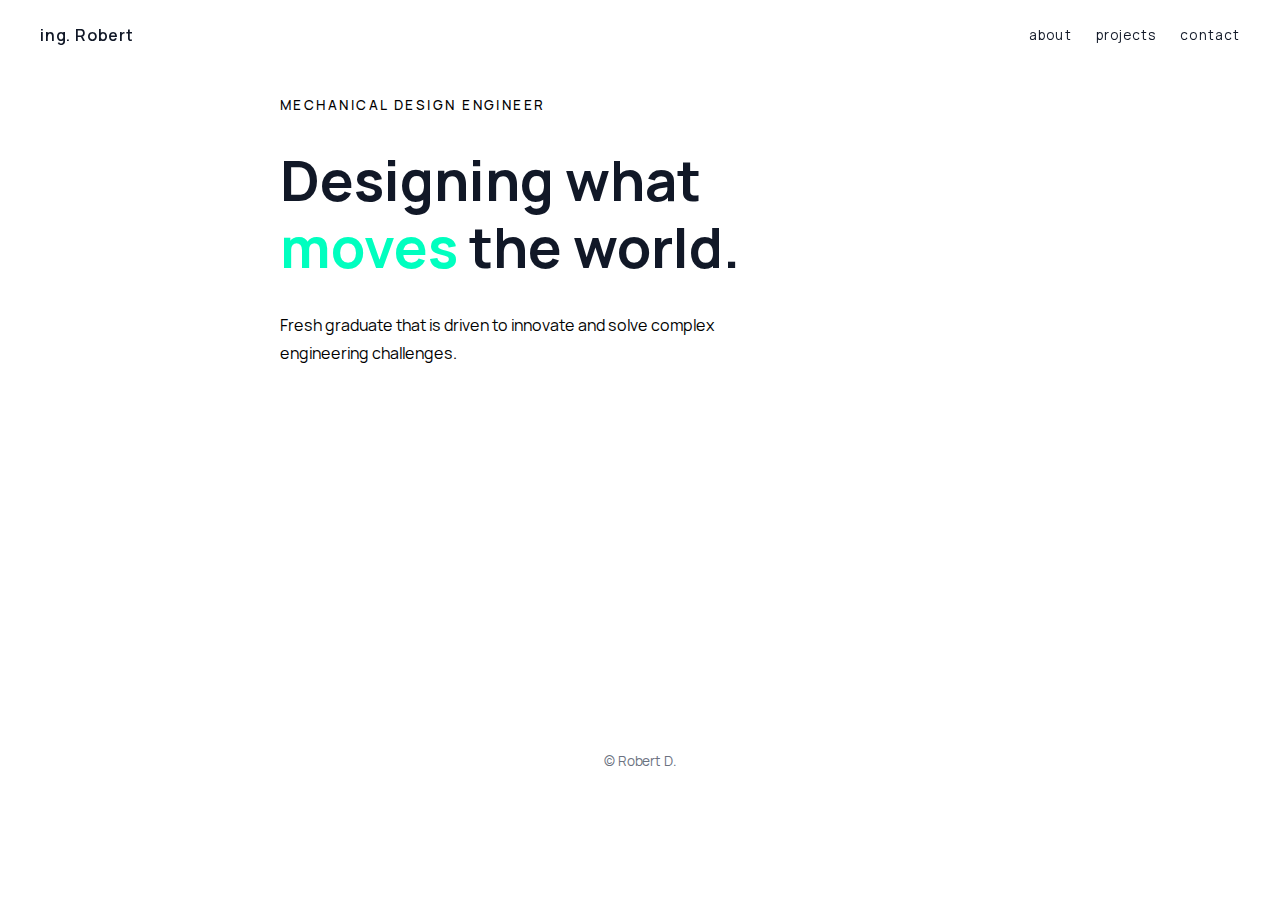
<file: index.html>
<!DOCTYPE html>
<html lang="en">
  <head>
    <meta charset="utf-8" />
    <meta name="viewport" content="width=device-width, initial-scale=1" />
    <title>myPortfolio</title>
    <link rel="stylesheet" href="style.css" />
  </head>

  <body>

    <header class="site-header">
      <div class="header-content">
        <div class="logo">ing. Robert</div>
        <nav class="header-nav">
          <a href="index.html">ABOUT</a>
          <a href="projects.html">PROJECTS</a>
          <a href="contact.html">CONTACT</a>
        </nav>
      </div>
    </header>
    
      <main>
        <section class="hero">
          <div class="container">
            <p class="eyebrow">MECHANICAL DESIGN ENGINEER</p>
            <h1>Designing what<br><span class="accent-text">moves</span> the world.</h1>
            <p class="subtitle">Fresh graduate that is driven to innovate and solve complex engineering challenges.</p>
          </div>
        </section>
      </main>
    
    <footer class="site-footer">
      <p>&copy; Robert D.</p>
    </footer>

  </body>
</html>
</file>
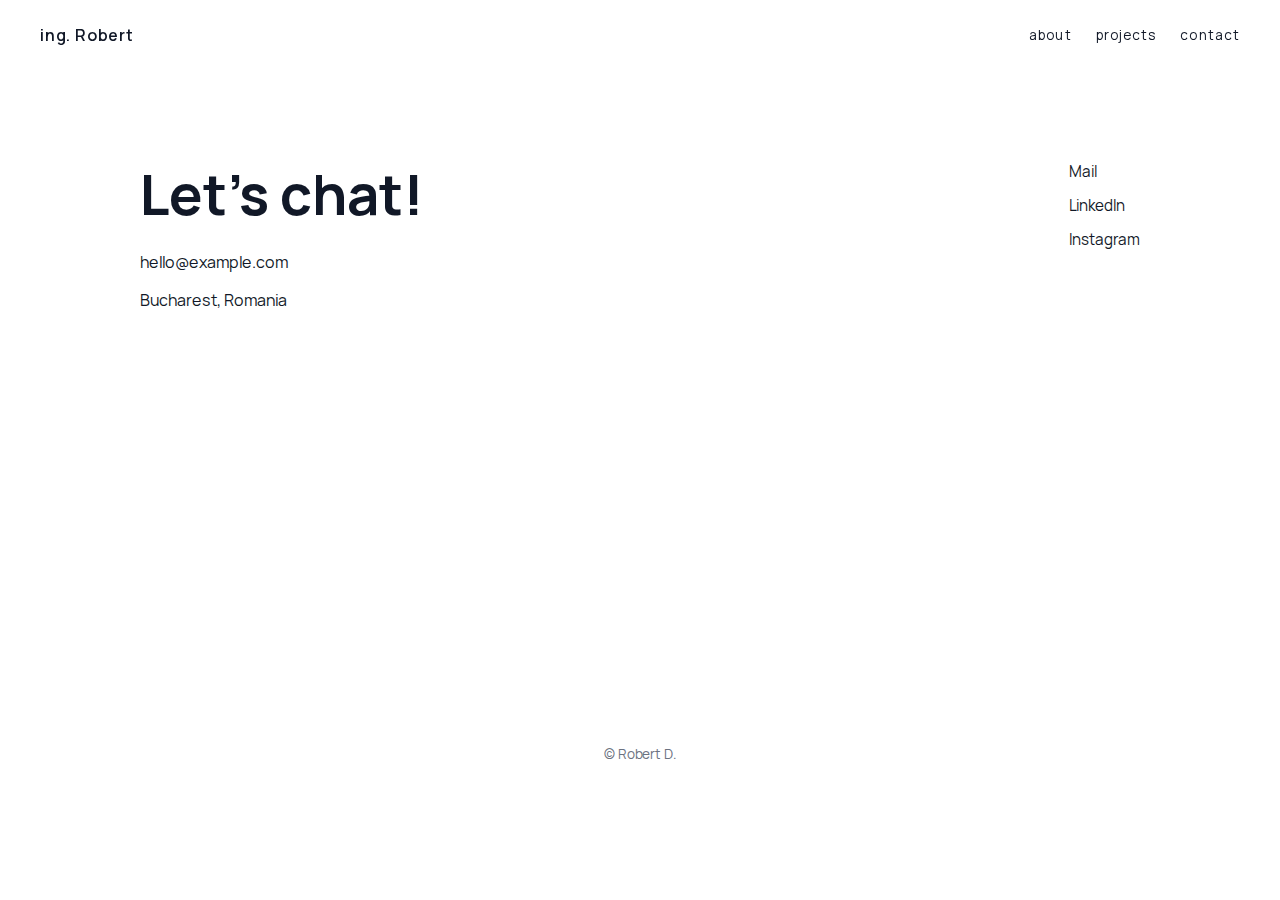
<file: contact.html>
<!DOCTYPE html>
<html lang="en">
  <head>
    <meta charset="utf-8" />
    <meta name="viewport" content="width=device-width, initial-scale=1" />
    <title>myContact</title>
    <link rel="stylesheet" href="style.css" />
  </head>

  <body>

    <header class="site-header">
      <div class="header-content">
        <div class="logo">ing. Robert</div>
        <nav class="header-nav">
          <a href="index.html">ABOUT</a>
          <a href="projects.html">PROJECTS</a>
          <a href="contact.html">CONTACT</a>
        </nav>
      </div>
    </header>

    <main>
      <section class="contact-footer">
        <div class="footer-content">
          <div class="footer-left">
            <h1>Let's chat!</h1>
            <p>hello@example.com</p>
            <p>Bucharest, Romania</p>
          </div>
          <div class="footer-right">
            <ul class="footer-links">
              <li><a href="mailto:hello@example.com">Mail</a></li>
              <li><a href="#" target="_blank">LinkedIn</a></li>
              <li><a href="https://www.instagram.com/" target="_blank">Instagram</a></li>
            </ul>
          </div>
        </div>
      </section>
    </main>

    <footer class="site-footer">
      <p>&copy; Robert D.</p>
    </footer>

  </body>
</html>
</file>
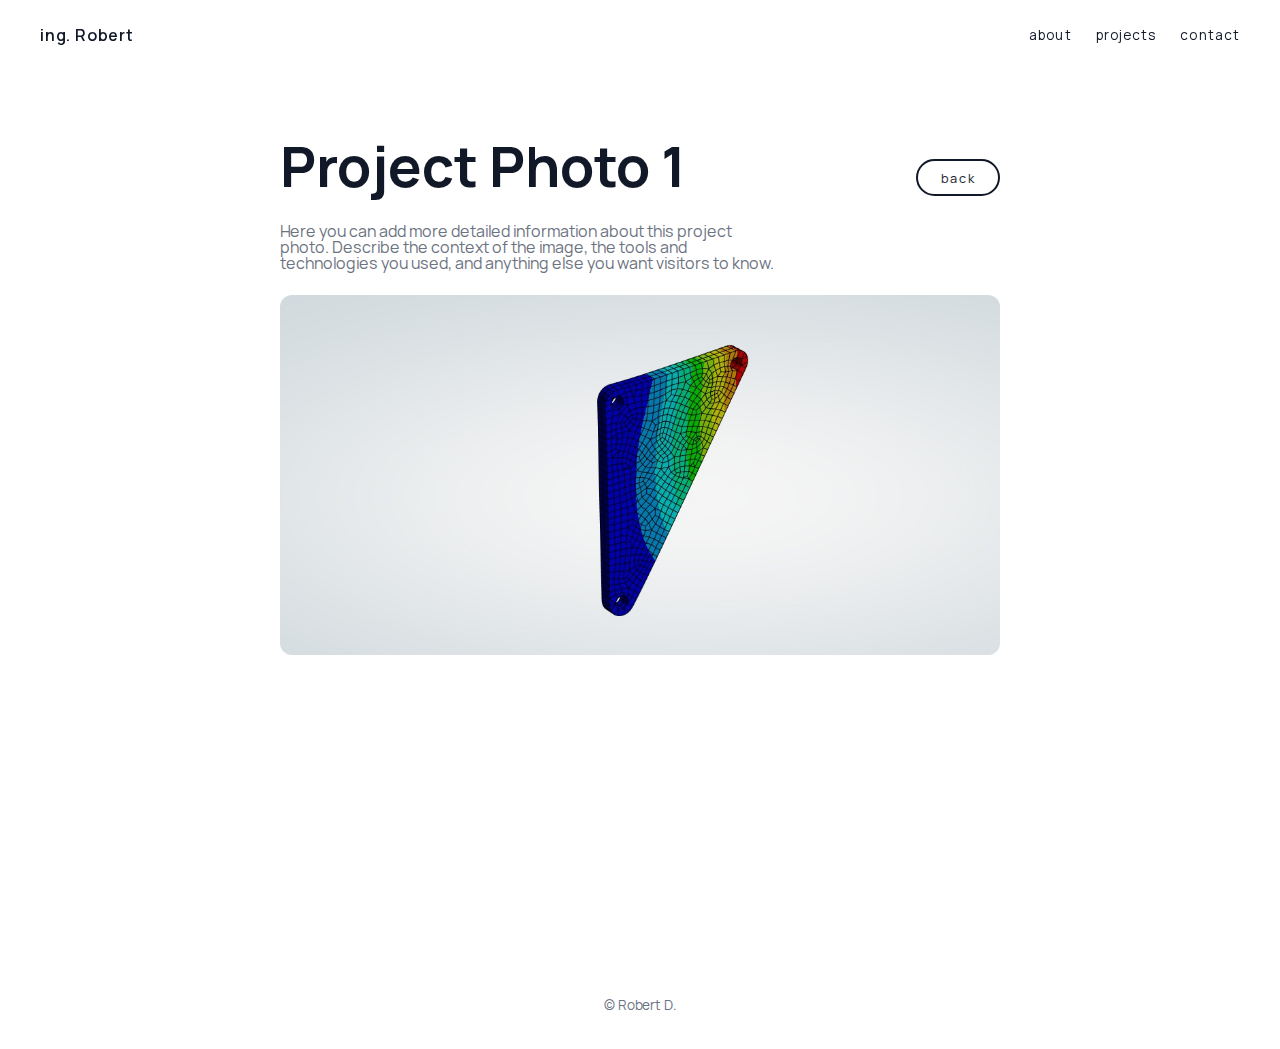
<file: photo1-details.html>
<!DOCTYPE html>
<html lang="en">
  <head>
    <meta charset="utf-8" />
    <meta name="viewport" content="width=device-width, initial-scale=1" />
    <title>Project Photo 1 Details</title>
    <link rel="stylesheet" href="style.css" />
  </head>

  <body>
    <header class="site-header">
      <div class="header-content">
        <div class="logo">ing. Robert</div>
        <nav class="header-nav">
          <a href="index.html">ABOUT</a>
          <a href="projects.html">PROJECTS</a>
          <a href="contact.html">CONTACT</a>
        </nav>
      </div>
    </header>

    <main>
      <section class="section">
        <div class="container">
          <div class="detail-header">
            <h1>Project Photo 1</h1>
            <a class="back-button" href="projects.html">Back</a>
          </div>
          <p class="subtitle">
            Here you can add more detailed information about this project photo.
            Describe the context of the image, the tools and technologies you
            used, and anything else you want visitors to know.
          </p>
          <div class="photo-gallery">
            <div class="box">
              <img src="photos/photo1.jpg" alt="Project photo 1" />
            </div>
          </div>
        </div>
      </section>
    </main>

    <footer class="site-footer">
      <p>&copy; Robert D.</p>
    </footer>
  </body>
</html>
</file>
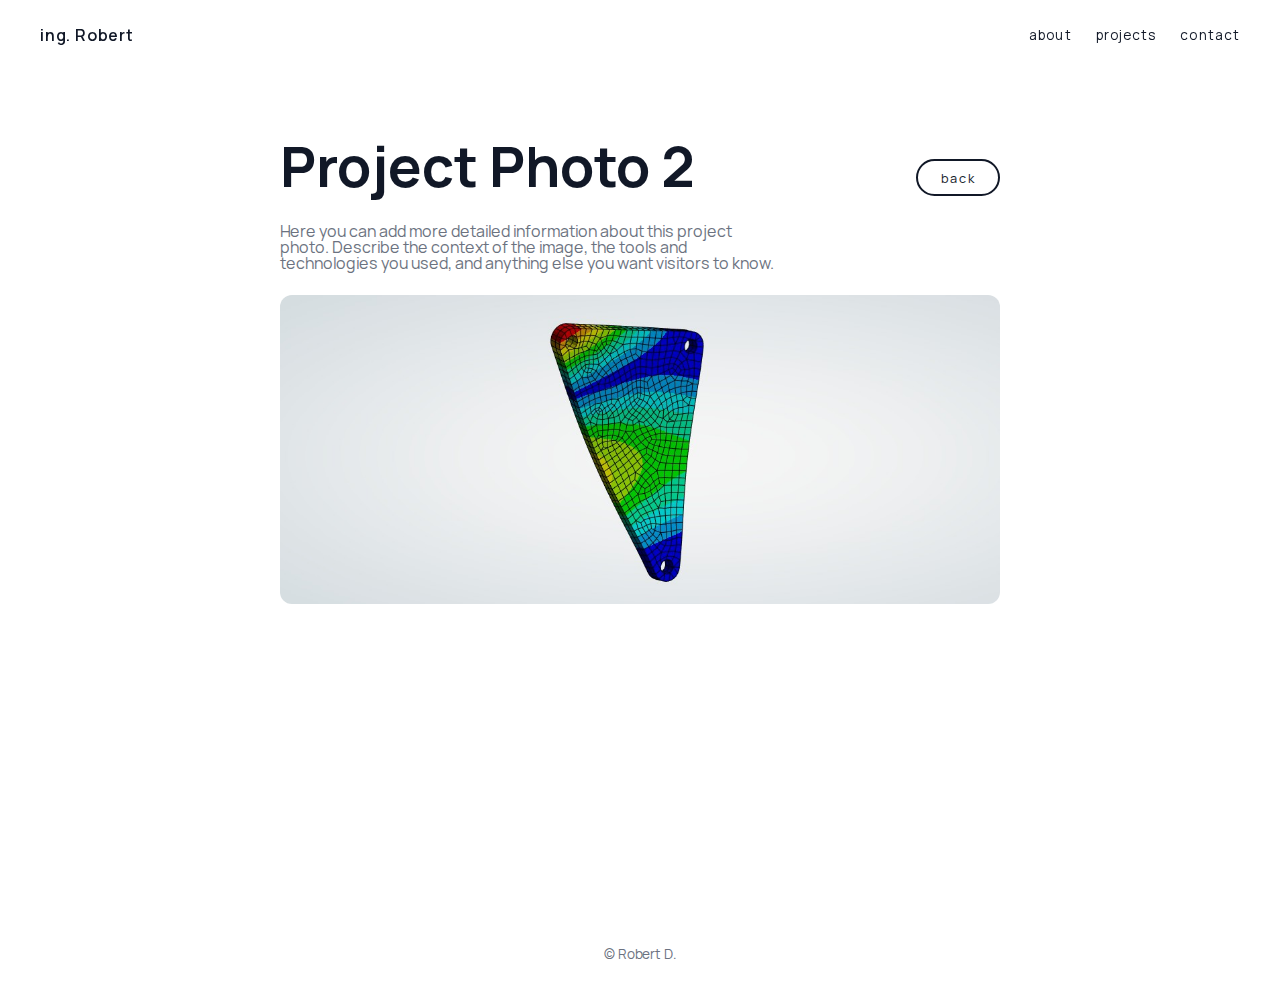
<file: photo2-details.html>
<!DOCTYPE html>
<html lang="en">
  <head>
    <meta charset="utf-8" />
    <meta name="viewport" content="width=device-width, initial-scale=1" />
    <title>Project Photo 1 Details</title>
    <link rel="stylesheet" href="style.css" />
  </head>

  <body>
    <header class="site-header">
      <div class="header-content">
        <div class="logo">ing. Robert</div>
        <nav class="header-nav">
          <a href="index.html">ABOUT</a>
          <a href="projects.html">PROJECTS</a>
          <a href="contact.html">CONTACT</a>
        </nav>
      </div>
    </header>

    <main>
      <section class="section">
        <div class="container">
          <div class="detail-header">
            <h1>Project Photo 2</h1>
            <a class="back-button" href="projects.html">Back</a>
          </div>
          <p class="subtitle">
            Here you can add more detailed information about this project photo.
            Describe the context of the image, the tools and technologies you
            used, and anything else you want visitors to know.
          </p>
          <div class="photo-gallery">
            <div class="box">
              <img src="photos/photo2.jpg" alt="Project photo 2" />
            </div>
          </div>
        </div>
      </section>
    </main>

    <footer class="site-footer">
      <p>&copy; Robert D.</p>
    </footer>
  </body>
</html>
</file>
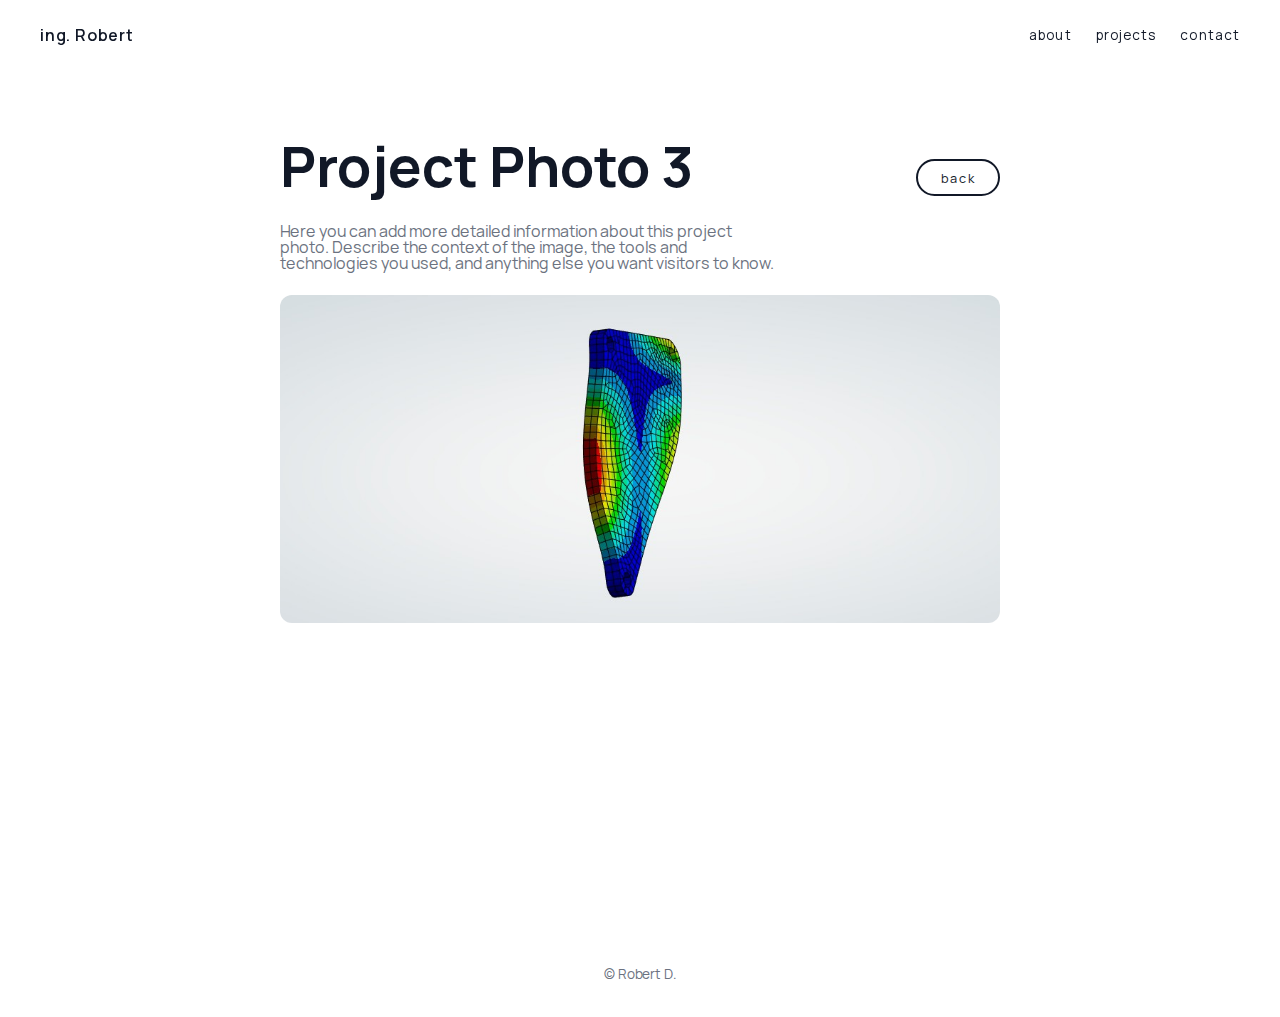
<file: photo3-details.html>
<!DOCTYPE html>
<html lang="en">
  <head>
    <meta charset="utf-8" />
    <meta name="viewport" content="width=device-width, initial-scale=1" />
    <title>Project Photo 1 Details</title>
    <link rel="stylesheet" href="style.css" />
  </head>

  <body>
    <header class="site-header">
      <div class="header-content">
        <div class="logo">ing. Robert</div>
        <nav class="header-nav">
          <a href="index.html">ABOUT</a>
          <a href="projects.html">PROJECTS</a>
          <a href="contact.html">CONTACT</a>
        </nav>
      </div>
    </header>

    <main>
      <section class="section">
        <div class="container">
          <div class="detail-header">
            <h1>Project Photo 3</h1>
            <a class="back-button" href="projects.html">Back</a>
          </div>
          <p class="subtitle">
            Here you can add more detailed information about this project photo.
            Describe the context of the image, the tools and technologies you
            used, and anything else you want visitors to know.
          </p>
          <div class="photo-gallery">
            <div class="box">
              <img src="photos/photo3.jpg" alt="Project photo 3" />
            </div>
          </div>
        </div>
      </section>
    </main>

    <footer class="site-footer">
      <p>&copy; Robert D.</p>
    </footer>
  </body>
</html>
</file>
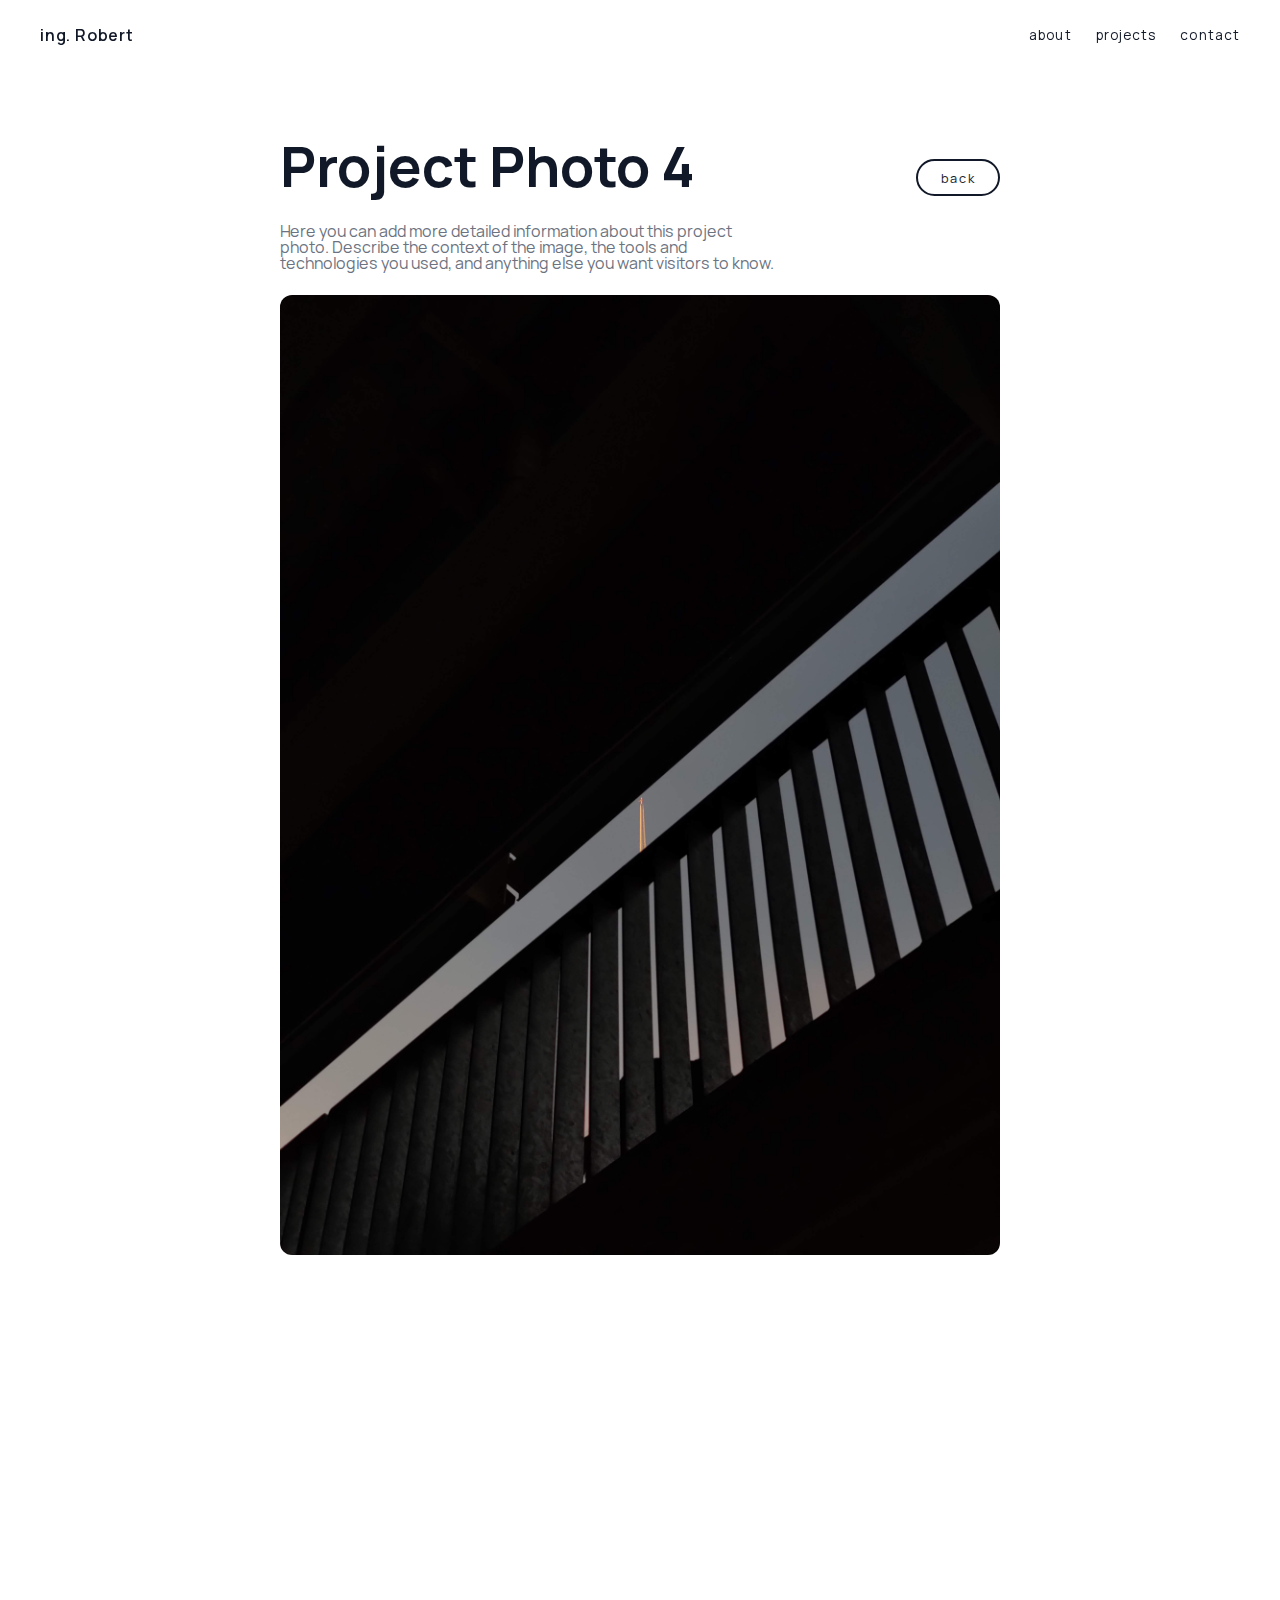
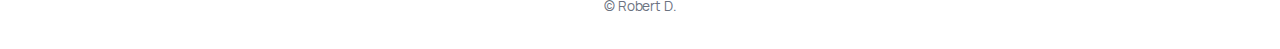
<file: photo4-details.html>
<!DOCTYPE html>
<html lang="en">
  <head>
    <meta charset="utf-8" />
    <meta name="viewport" content="width=device-width, initial-scale=1" />
    <title>Project Photo 1 Details</title>
    <link rel="stylesheet" href="style.css" />
  </head>

  <body>
    <header class="site-header">
      <div class="header-content">
        <div class="logo">ing. Robert</div>
        <nav class="header-nav">
          <a href="index.html">ABOUT</a>
          <a href="projects.html">PROJECTS</a>
          <a href="contact.html">CONTACT</a>
        </nav>
      </div>
    </header>

    <main>
      <section class="section">
        <div class="container">
          <div class="detail-header">
            <h1>Project Photo 4</h1>
            <a class="back-button" href="projects.html">Back</a>
          </div>
          <p class="subtitle">
            Here you can add more detailed information about this project photo.
            Describe the context of the image, the tools and technologies you
            used, and anything else you want visitors to know.
          </p>
          <div class="photo-gallery">
            <div class="box">
              <img src="photos/photo4.jpg" alt="Project photo 4" />
            </div>
          </div>
        </div>
      </section>
    </main>

    <footer class="site-footer">
      <p>&copy; Robert D.</p>
    </footer>
  </body>
</html>
</file>
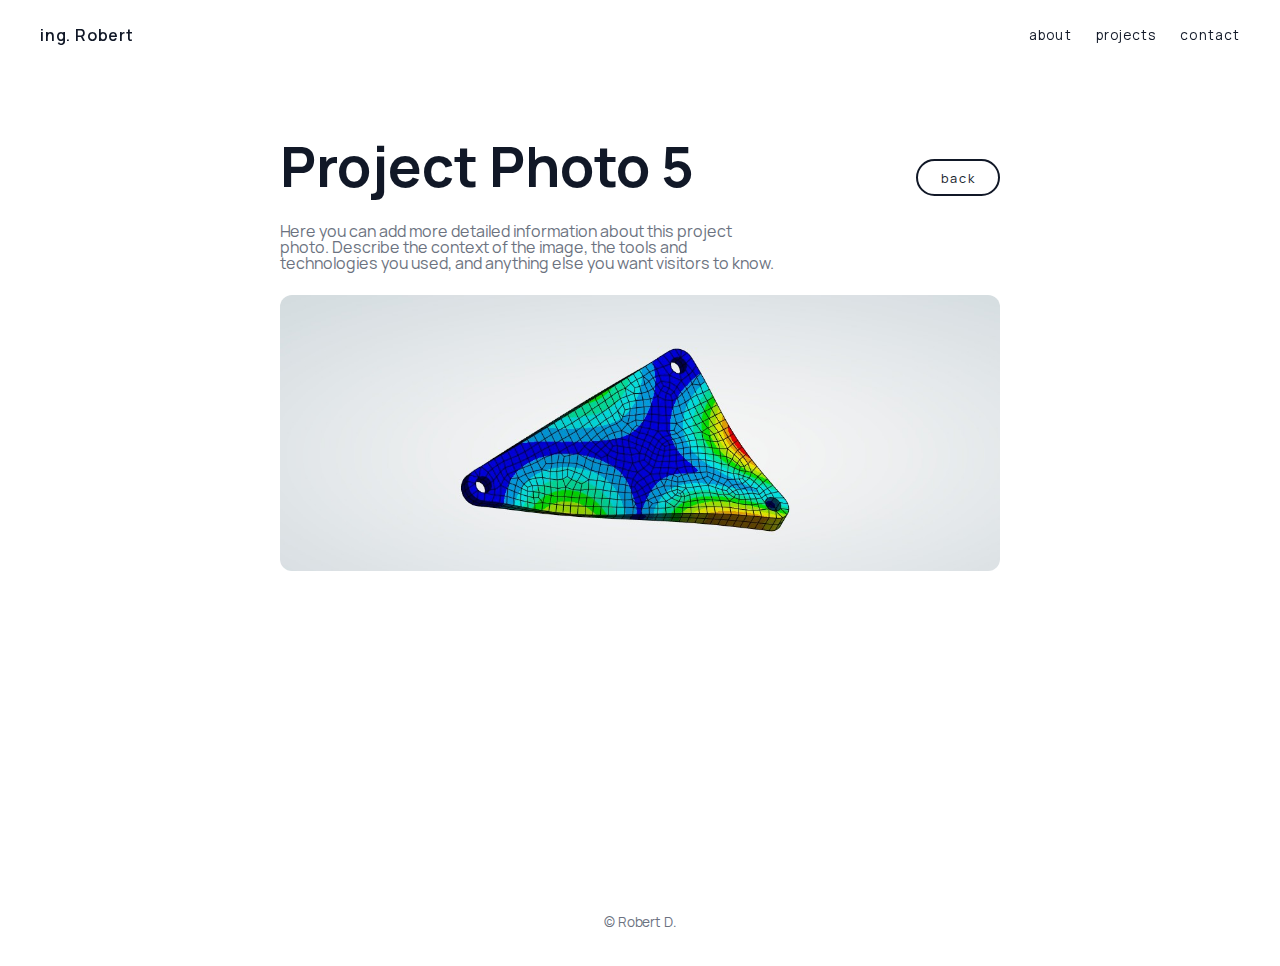
<file: photo5-details.html>
<!DOCTYPE html>
<html lang="en">
  <head>
    <meta charset="utf-8" />
    <meta name="viewport" content="width=device-width, initial-scale=1" />
    <title>Project Photo 1 Details</title>
    <link rel="stylesheet" href="style.css" />
  </head>

  <body>
    <header class="site-header">
      <div class="header-content">
        <div class="logo">ing. Robert</div>
        <nav class="header-nav">
          <a href="index.html">ABOUT</a>
          <a href="projects.html">PROJECTS</a>
          <a href="contact.html">CONTACT</a>
        </nav>
      </div>
    </header>

    <main>
      <section class="section">
        <div class="container">
          <div class="detail-header">
            <h1>Project Photo 5</h1>
            <a class="back-button" href="projects.html">Back</a>
          </div>
          <p class="subtitle">
            Here you can add more detailed information about this project photo.
            Describe the context of the image, the tools and technologies you
            used, and anything else you want visitors to know.
          </p>
          <div class="photo-gallery">
            <div class="box">
              <img src="photos/photo5.jpg" alt="Project photo 5" />
            </div>
          </div>
        </div>
      </section>
    </main>

    <footer class="site-footer">
      <p>&copy; Robert D.</p>
    </footer>
  </body>
</html>
</file>
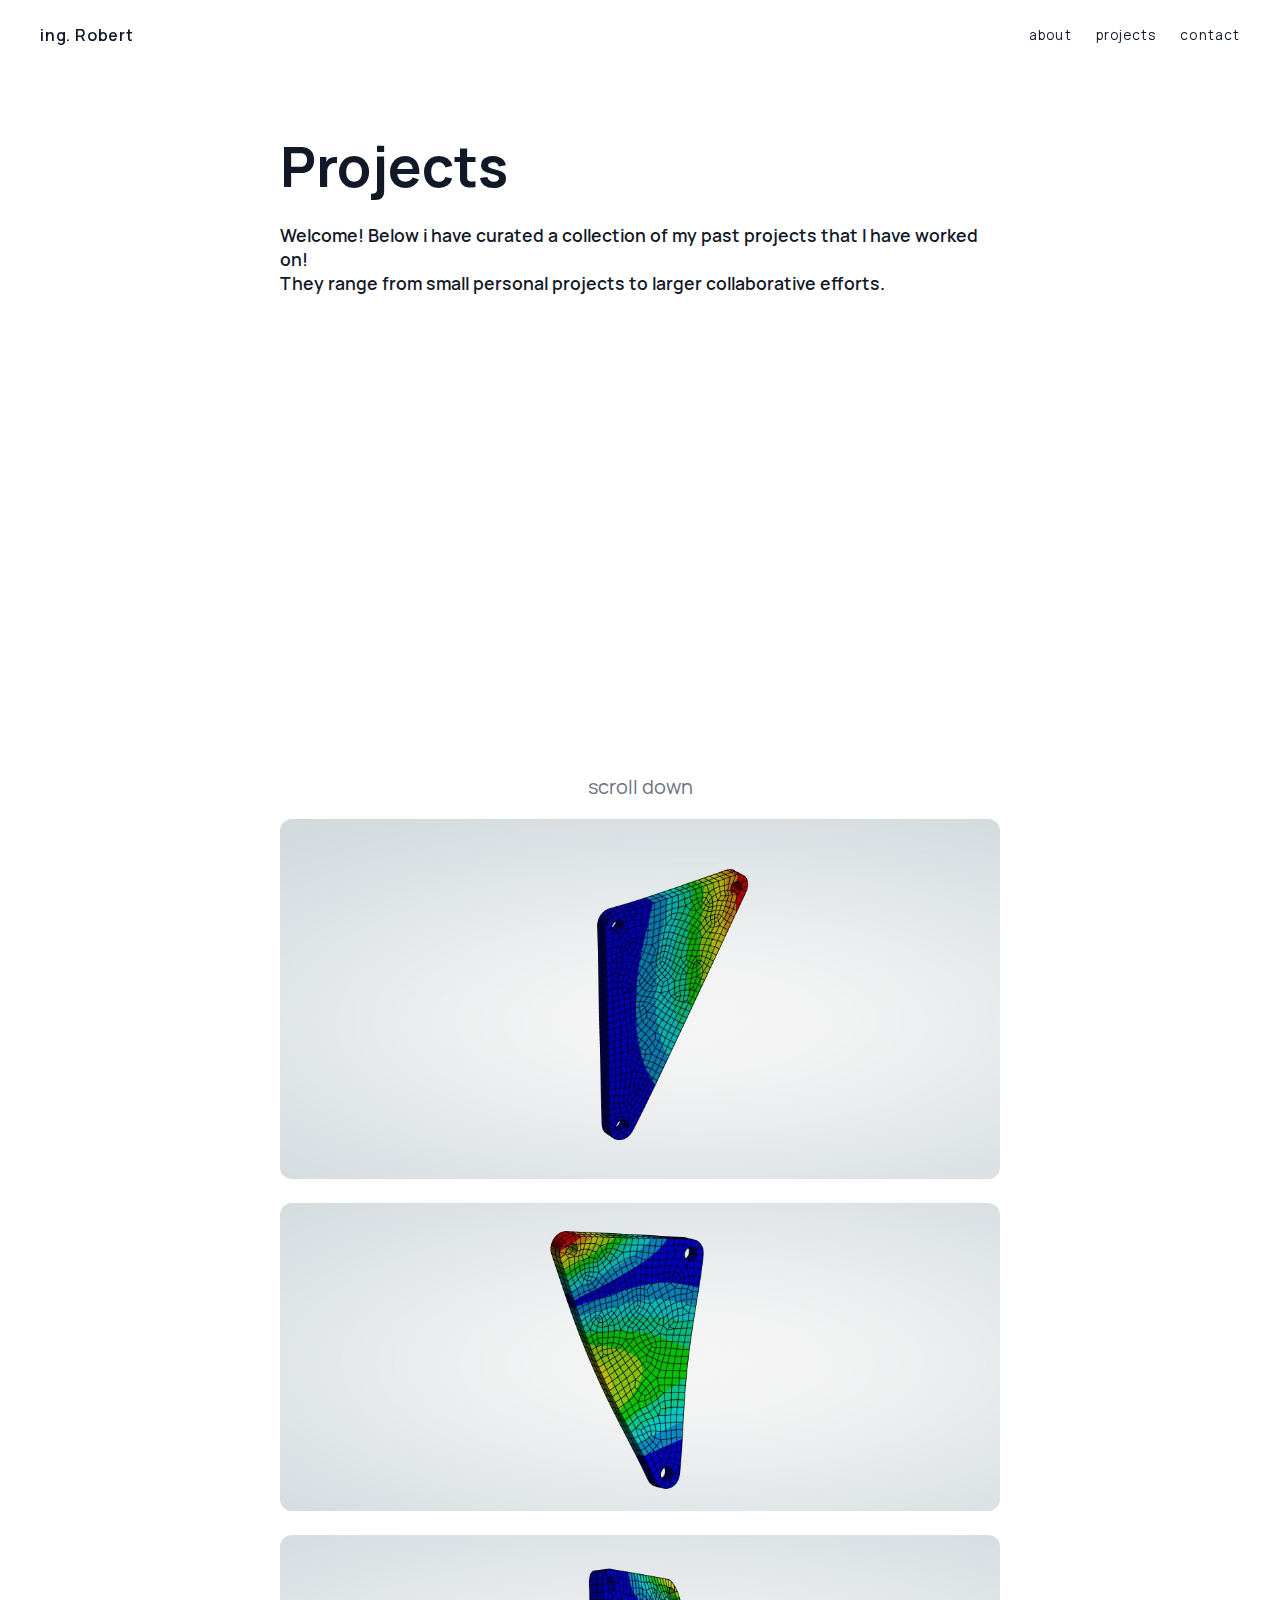
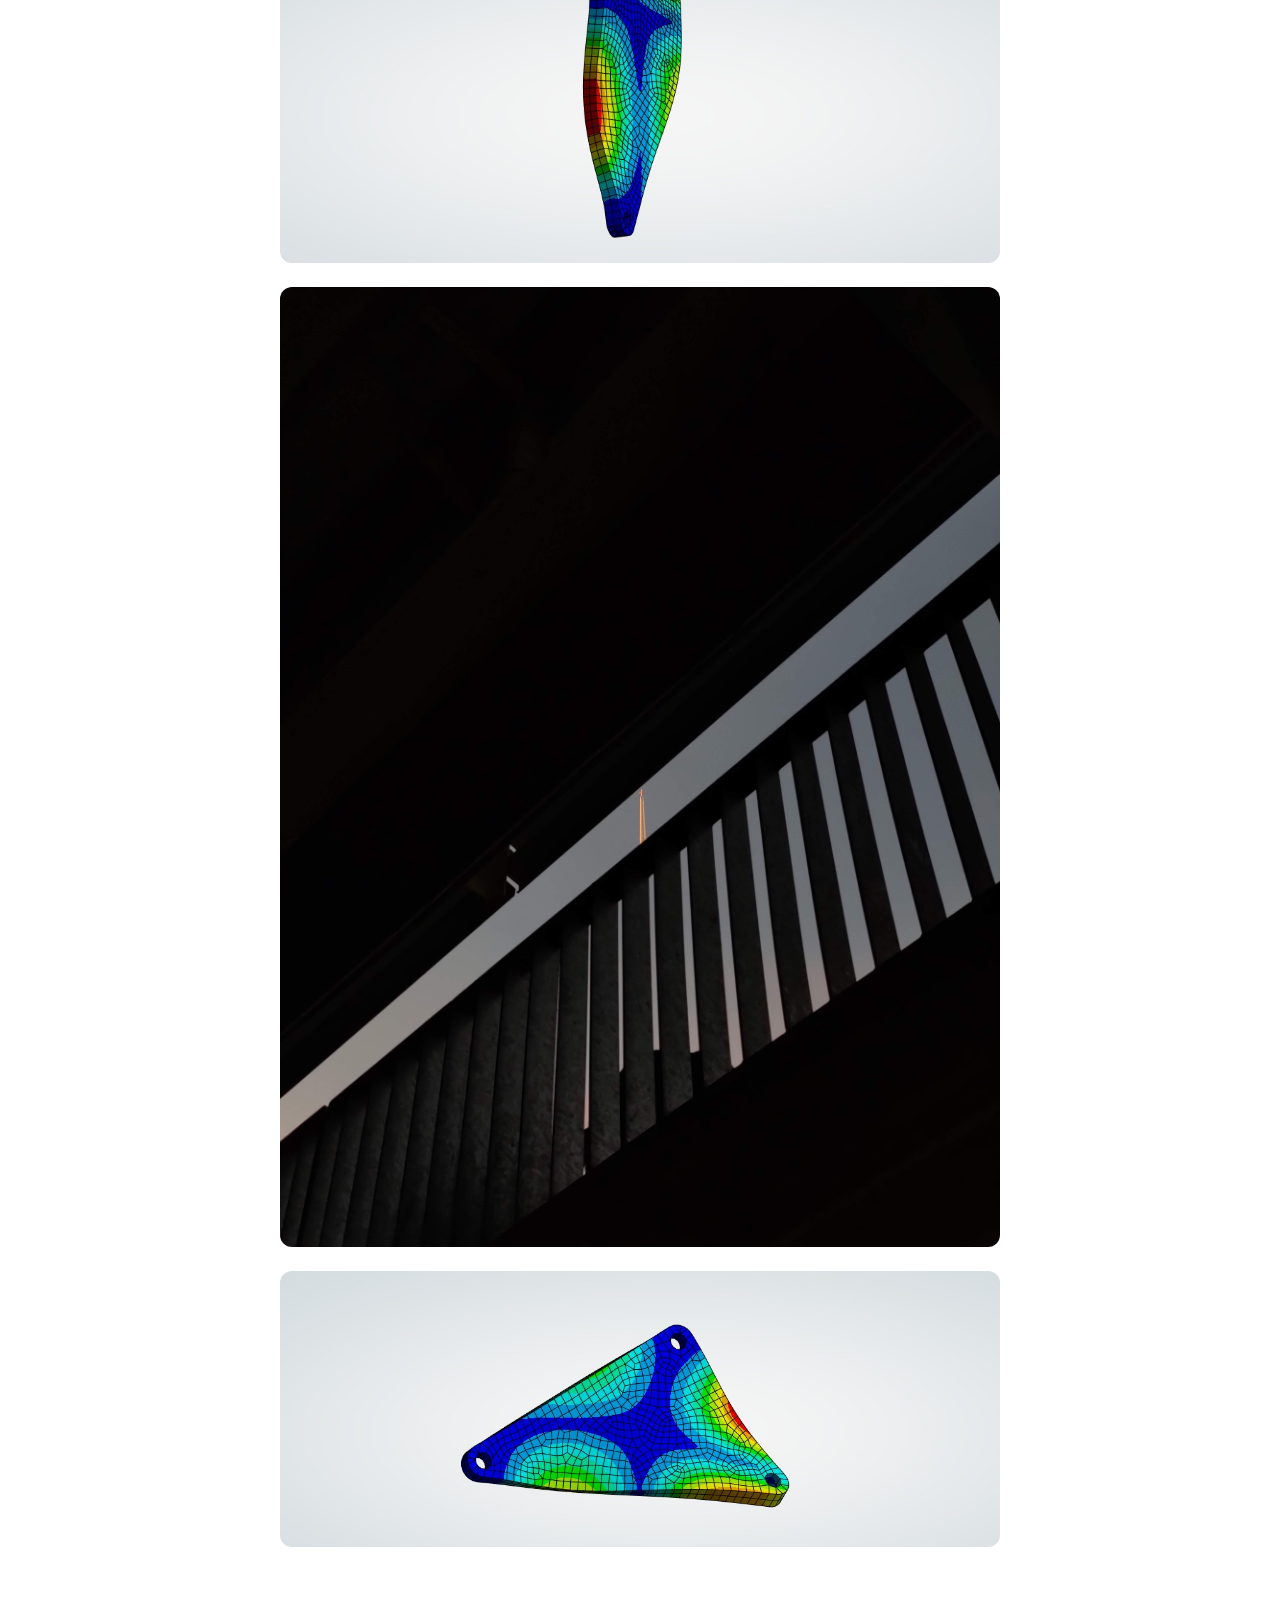
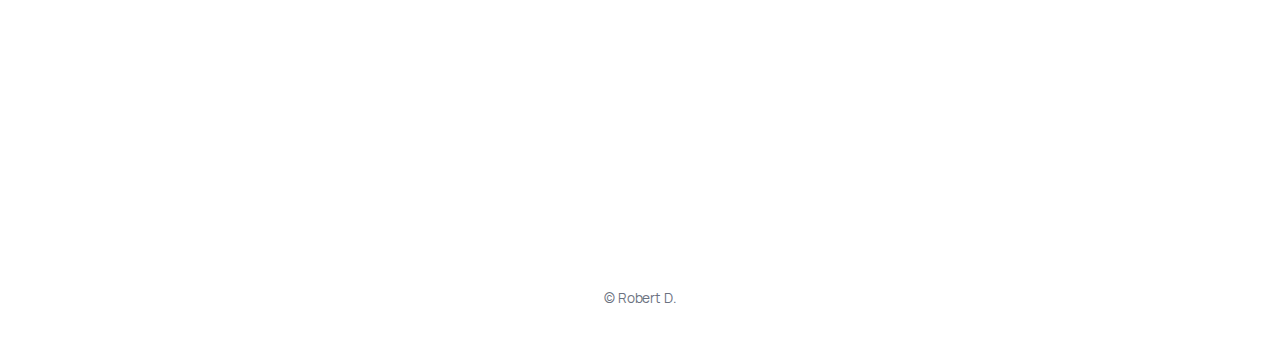
<file: projects.html>
<!DOCTYPE html>
<html lang="en">
  <head>
    <meta charset="utf-8" />
    <meta name="viewport" content="width=device-width, initial-scale=1" />
    <title>myProjects</title>
    <link rel="stylesheet" href="style.css" />
  </head>

  <body>

    <header class="site-header">
      <div class="header-content">
        <div class="logo">ing. Robert</div>
        <nav class="header-nav">
          <a href="index.html">ABOUT</a>
          <a href="projects.html">PROJECTS</a>
          <a href="contact.html">CONTACT</a>
        </nav>
      </div>
    </header>

    <main>
      <section class="section">
        <div class="container">
          <h1>Projects</h1>
          <h2>Welcome! Below i have curated a collection of my past projects that I have worked on!<br>They range from small personal projects to larger collaborative efforts.</h2>
        </div>
      </section>

      <section class="space"></section>


      <section id="projects" class="section">
        <div class="container">
          <p class="center">scroll down</p>
          <div class="photo-gallery">

            <div class="box">
              <a href="photo1-details.html">
                <img src="photos/photo1.jpg" alt="Project photo 1" />
                <div class="box-overlay">Learn more</div>
              </a>
            </div>

            <div class="box">
              <a href="photo1-details.html">
                <img src="photos/photo2.jpg" alt="Project photo 2" />
                <div class="box-overlay">Learn more</div>
              </a>
            </div>

            <div class="box">
              <a href="photo1-details.html">
                <img src="photos/photo3.jpg" alt="Project photo 3" />
                <div class="box-overlay">Learn more</div>
              </a>
            </div>

            <div class="box">
              <a href="photo1-details.html">
                <img src="photos/photo4.jpg" alt="Project photo 4" />
                <div class="box-overlay">Learn more</div>
              </a>
            </div>

            <div class="box">
              <a href="photo1-details.html">
                <img src="photos/photo5.jpg" alt="Project photo 5" />
                <div class="box-overlay">Learn more</div>
              </a>
            </div>

          </div>
        </div>
      </section>

    </main>

    <footer class="site-footer">
      <p>&copy; Robert D.</p>
    </footer>

    <script>
      // Check if the browser supports the native CSS animation
      if (!CSS.supports("animation-timeline: view()")) {
        
        // Select all elements with the class 'box'
        const boxes = document.querySelectorAll('.box');
    
        // Create an observer that watches for when elements enter the screen
        const observer = new IntersectionObserver((entries) => {
          entries.forEach(entry => {
            // If the element is visible on screen...
            if (entry.isIntersecting) {
              // Add the class that triggers the CSS transition
              entry.target.classList.add('in-view');
              
              // Optional: Stop watching this element after it appears once
              observer.unobserve(entry.target); 
            }
          });
        }, {
          threshold: 0.2 // Trigger when 20% of the image is visible
        });
    
        // Start watching each box
        boxes.forEach(box => observer.observe(box));
      }
    </script>

  </body>
</html>
</file>
<file: style.css>
/* font */
@font-face {
  font-family: 'Manrope';
  src: url('Manrope-Variable.ttf') format('truetype');
}

/* colors */
:root {
  --bg: rgb(247 247 247);
  --text: #111827;
  --muted: #6b7280;
  --border-subtle: #e5e7eb;
  --accent: #000000;
  --accent2: #ffffff;
  --hover: black;
}

/* global box-sizing */
*,
*::before,
*::after {
  box-sizing: border-box;
}

/* global styles */
body {
  margin: 0;
  min-height: auto;
  font-family: 'Manrope', sans-serif;
  color: var(--text);
  
  background-attachment: fixed;
  background-size: fill;
  background-position: center;
  background-repeat: no-repeat;
}

/* container properties */
.container {
  width: min(720px, 100% - 2rem);
  margin: 0 auto;
}

/* main content spacing */
main {
  padding-bottom: 17rem;
  padding-top: 6rem;
}

/*top bar properties */
.site-header {
  position: fixed;
  top: 0;
  left: 0;
  right: 0;
  backdrop-filter: blur(10px);
  background-color: transparent;
  z-index: 1000;
  padding: 1.5rem 2rem;
  border-bottom: 1px solid rgba(229, 231, 235, 0);
}

/* top bar content properties */
.header-content {
  display: flex;
  align-items: center;
  justify-content: space-between;
  max-width: 1200px;
  margin: 0 auto;
}

/* main h1 properties */
h1 {
  font-size: 3.5rem;
  font-weight: 700;
  line-height: 1.2;
  margin: 0 0 1.5rem;
  color: var(--text);
}

/* detail page header row */
.detail-header {
  display: flex;
  align-items: center;
  justify-content: space-between;
  gap: 1.5rem;
}

.back-button {
  display: inline-flex;
  align-items: center;
  justify-content: center;
  padding: 0.45rem 1.4rem;
  border-radius: 999px;
  border: 2px solid #111827;
  background-color: #ffffff;
  color: #111827;
  font-size: 0.8rem;
  letter-spacing: 0.08em;
  text-transform: lowercase;
  text-decoration: none;
  white-space: nowrap;
  transition: background-color 0.2s ease, color 0.2s ease, transform 0.15s ease;
}

.back-button:hover {
  background-color: #111827;
  color: #ffffff;
  transform: translateY(-1px);
}

/* photo gallery */
.photo-gallery {
  display: flex;
  flex-direction: column;
  gap: 1.5rem;
  margin-top: 1.5rem;
}

/* project image container */
.box {
  position: relative;
  overflow: hidden;
  border-radius: 0.75rem;
}

/* scroll-linked animation where supported */
@supports (animation-timeline: view()) {
  .box {
    animation: fadeUp linear;
    animation-timeline: view();
    animation-range: entry 0% cover 40%;
  }
}

.box img {
  width: 100%;
  height: auto;
  object-fit: cover;
  display: block;
  transition: filter 0.3s ease, transform 0.3s ease;
}

#projects .box:hover img {
  filter: blur(4px);
  transform: scale(1.03);
}

.box-overlay {
  position: absolute;
  top: 50%;
  left: 50%;
  transform: translate(-50%, -40%);
  padding: 0.6rem 1.1rem;
  background-color: #ffffff;
  color: #111827;
  border-radius: 999px;
  font-size: 0.8rem;
  letter-spacing: 0.08em;
  text-transform: uppercase;
  opacity: 0;
  transition: opacity 0.25s ease, transform 0.25s ease;
  pointer-events: none;
}

#projects .box:hover .box-overlay {
  opacity: 1;
  transform: translate(-50%, -50%);
}
@keyframes fadeUp {
  from {
    opacity: 0;
    transform: translateY(50px) scale(0.1);
  }
  to {
    opacity: 1;
    transform: translateY(0) scale(1);
  }
}

/* footers */
.contact-footer {
  padding: 4rem 2rem;
  margin-bottom: 3rem;
  margin-top: auto;
}
.footer-content {
  max-width: 1000px;
  margin: 0 auto;
  display: flex;
  justify-content: space-between;
  align-items: flex-start;
  gap: 2rem;
}
.footer-links {
  list-style: none;
  padding: 0;
  margin: 0;
  display: flex;
  flex-direction: column;
  gap: 0.75rem;
}
.footer-links a {
  text-decoration: none;
  color: var(--text);
  font-size: 0.95rem;
  transition: opacity 0.3s ease;
}
.footer-links a:hover {
  opacity: 0.3;
}

/* credit bottom page */
.site-footer {
  padding: 20px 0;
  text-align: center;
  font-size: 0.85rem;
  color: var(--muted);
  margin-bottom: 1px;
}

/* text deasupra la titlu */
.eyebrow {
  text-transform: uppercase;
  letter-spacing: 0.18em;
  font-size: 0.85rem;
  color: #000000;
  margin: 0 0 2rem;
  font-weight: 500;
}

/* space between sections */
.space {
  height: 400px;
}

/* center something */
.center {
  text-align: center;
  font-size: 20px;
}

/* nav bar ing. Robert */
.logo {
  font-size: 1rem;
  font-weight: 600;
  letter-spacing: 0.05em;
  color: var(--text);
}
/* nav bar about projects contact */
.header-nav {
  display: flex;
  gap: 1.5rem;
}
/* nav bar text edit */
.header-nav a {
  text-decoration: none;
  color: var(--text);
  font-size: 0.85rem;
  letter-spacing: 0.08em;
  text-transform: lowercase;
  transition: opacity 0.3s ease;
}
/* nav bar text edit hover */
.header-nav a:hover {
  opacity: 0.6;
}

/* project section for h2 title */
.section h2 {
  font-size: 1.1rem;
  font-weight: 600;
  margin: 0 0 0.75rem;
}
/* scroll down p text */
.section p {
  margin: 0;
  color: var(--muted);
  line-height: 1rem;
}

/* section spacing */
.section {
  padding: 2.25rem 0;
}

/* main page description me */
.subtitle {
  margin: 2rem 0 5rem;
  color: #000000;
  line-height: 1.7;
  max-width: 500px;
  font-size: 1rem;
}

/* accent text for title */
.accent-text {
  color: #00ffbf;
}
</file>
